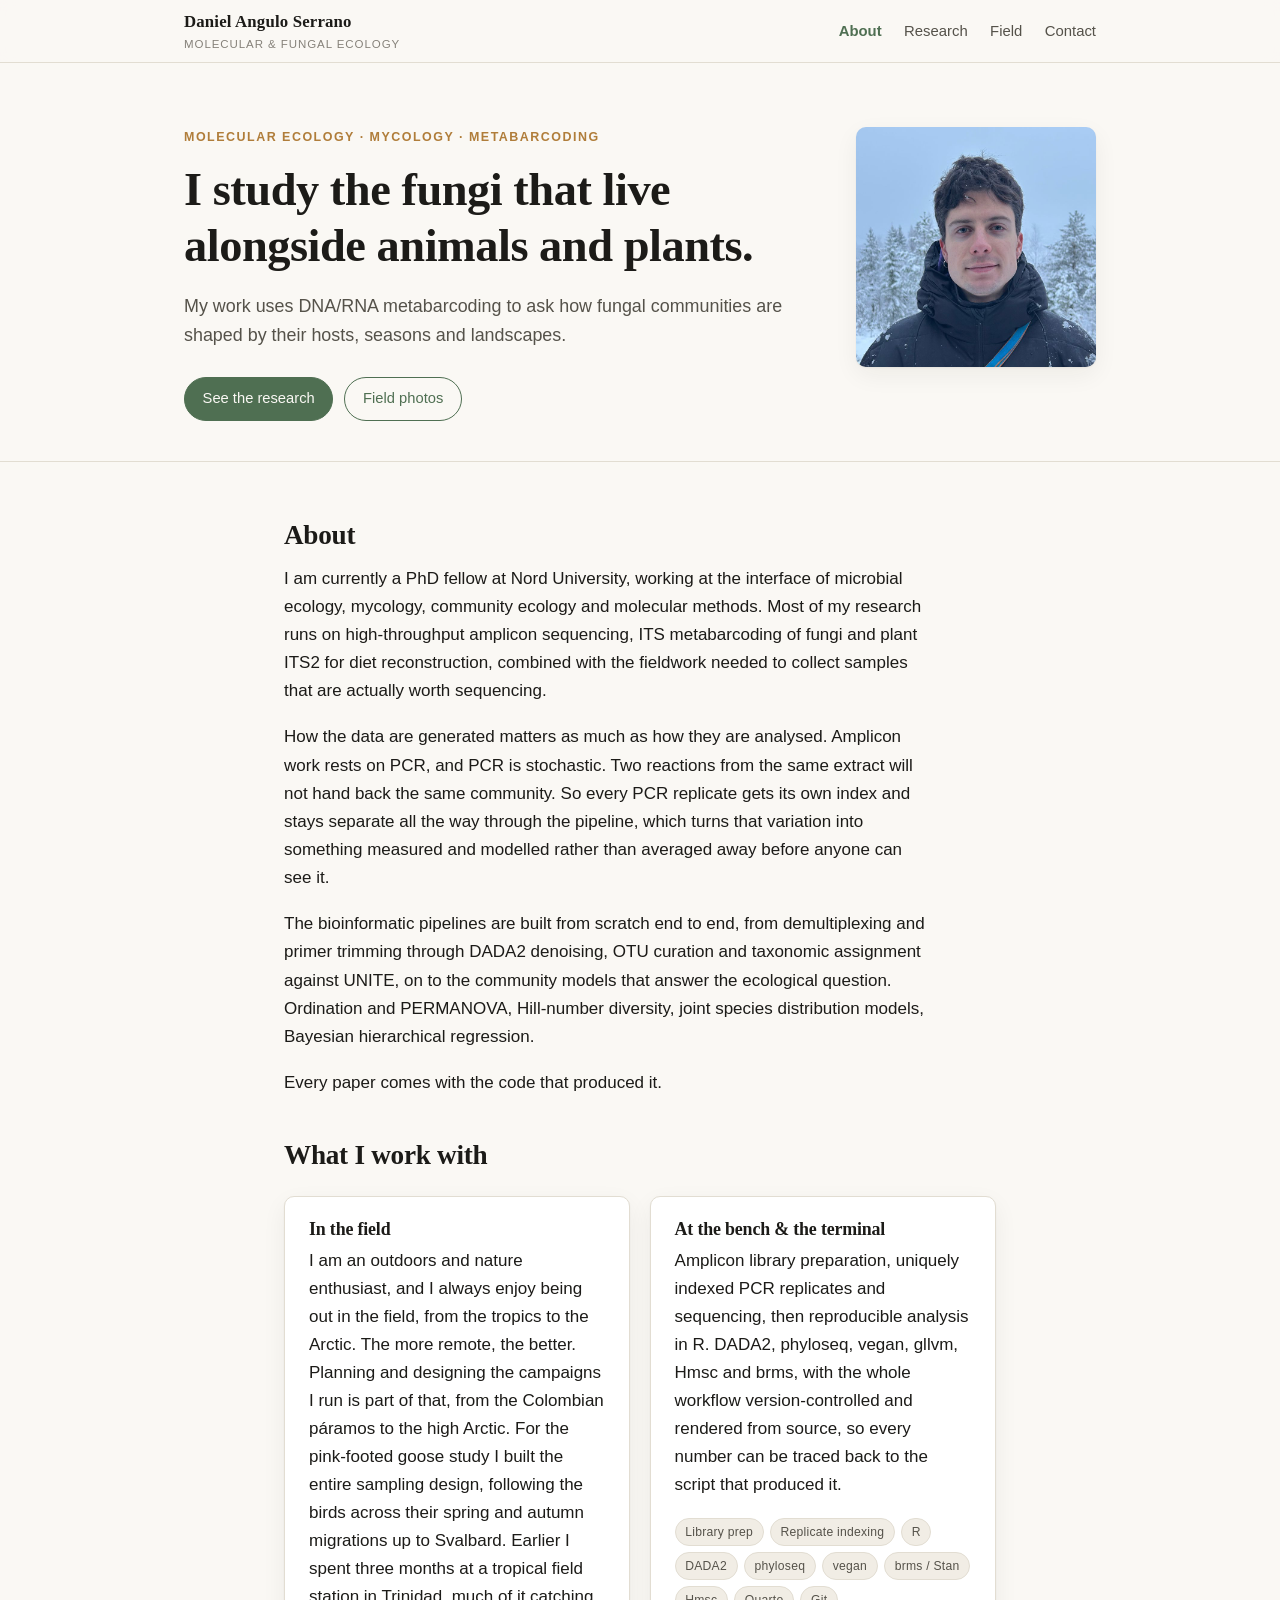
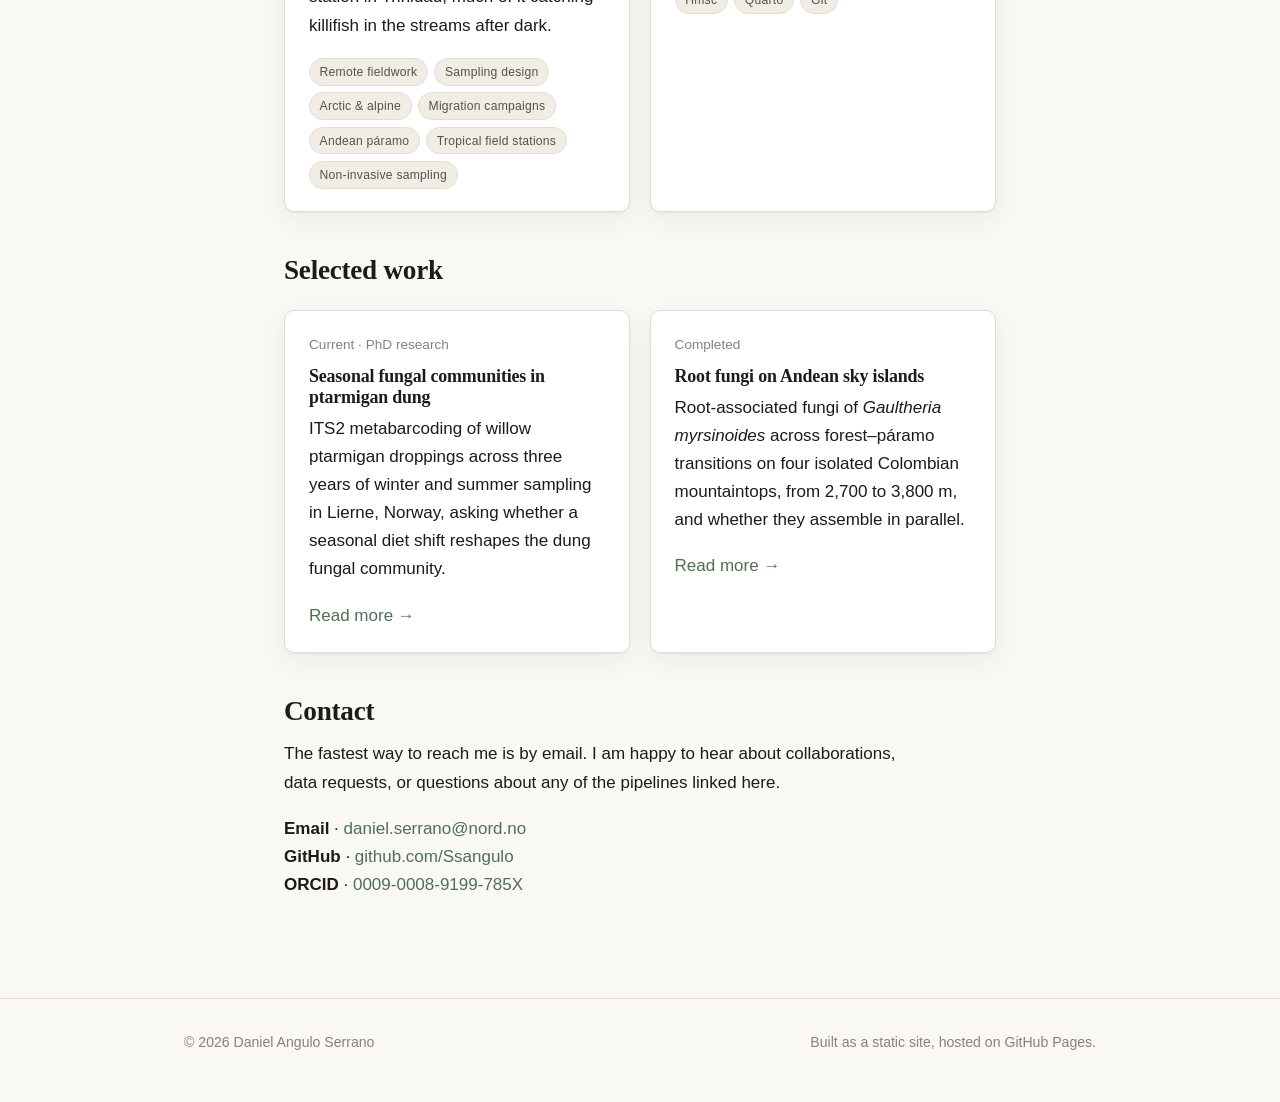
<file: index.html>
<!doctype html>
<html lang="en">
<head>
<meta charset="utf-8">
<meta name="viewport" content="width=device-width, initial-scale=1">
<title>Daniel Angulo Serrano</title>
<meta name="description" content="Daniel Angulo Serrano, molecular ecologist working on fungal communities, DNA metabarcoding and field-based ecology.">
<link rel="stylesheet" href="assets/style.css">
<link rel="icon" href="images/site/favicon.svg" type="image/svg+xml">
</head>
<body>
<a class="skip" href="#main">Skip to content</a>

<header class="site-header">
  <div class="wrap">
    <a class="brand" href="index.html">Daniel Angulo Serrano
      <span class="brand-sub">Molecular &amp; fungal ecology</span>
    </a>
    <nav class="site-nav">
      <a href="index.html" aria-current="page">About</a>
      <a href="research.html">Research</a>
      <a href="field.html">Field</a>
      <a href="#contact">Contact</a>
    </nav>
  </div>
</header>

<main id="main">

  <!-- ===================== HERO ===================== -->
  <section class="hero">
    <div class="wrap hero-grid">
      <div>
        <p class="kicker">Molecular ecology · Mycology · Metabarcoding</p>
        <h1>I study the fungi that live alongside animals and plants.</h1>
        <p class="lede">
          My work uses DNA/RNA metabarcoding to ask how fungal
          communities are shaped by their hosts, seasons and
          landscapes.
        </p>
        <div class="btn-row">
          <a class="btn solid" href="research.html">See the research</a>
          <a class="btn" href="field.html">Field photos</a>
        </div>
      </div>
      <!-- EDIT: to change this, run:
           python3 tools/prep_photo.py --square --max 800 NEW.jpg images/site/portrait.jpg -->
      <img class="portrait" src="images/site/portrait.jpg" width="800" height="800"
           alt="Daniel Angulo Serrano outdoors, snow-covered conifers behind">
    </div>
  </section>

  <!-- ===================== ABOUT ===================== -->
  <section class="section wrap narrow">
    <h2>About</h2>
    <p>
      I am currently a PhD fellow at Nord University, working at the interface of microbial
      ecology, mycology, community ecology and molecular methods. Most of my research runs on high-throughput
      amplicon sequencing, ITS metabarcoding of fungi and plant ITS2 for diet
      reconstruction, combined with the fieldwork needed to collect samples
      that are actually worth sequencing.
    </p>
    <p>
      How the data are generated matters as much as how they are analysed.
      Amplicon work rests on PCR, and PCR is stochastic. Two reactions from the
      same extract will not hand back the same community. So every PCR replicate
      gets its own index and stays separate all the way through the pipeline,
      which turns that variation into something measured and modelled rather
      than averaged away before anyone can see it.
    </p>
    <p>
      The bioinformatic pipelines are built from scratch end to end, from
      demultiplexing and primer trimming through DADA2 denoising, OTU curation and taxonomic
      assignment against UNITE, on to the community models that answer the
      ecological question. Ordination and PERMANOVA, Hill-number diversity,
      joint species distribution models, Bayesian hierarchical regression.
    </p>
    <p>
      Every paper comes with the code that produced it.
    </p>

    <h2>What I work with</h2>
    <div class="cards two">
      <div class="card">
        <h3>In the field</h3>
        <p>I am an outdoors and nature enthusiast, and I always enjoy being out
           in the field, from the tropics to the Arctic. The more remote, the
           better. Planning and designing the campaigns I run is part of that,
           from the Colombian páramos to the high Arctic. For the pink-footed
           goose study I built the entire sampling design, following the birds
           across their spring and autumn migrations up to Svalbard. Earlier I
           spent three months at a tropical field station in Trinidad, much of
           it catching killifish in the streams after dark.</p>
        <ul class="tags">
          <li>Remote fieldwork</li><li>Sampling design</li><li>Arctic &amp; alpine</li>
          <li>Migration campaigns</li><li>Andean páramo</li><li>Tropical field stations</li>
          <li>Non-invasive sampling</li>
        </ul>
      </div>
      <div class="card">
        <h3>At the bench &amp; the terminal</h3>
        <p>Amplicon library preparation, uniquely indexed PCR replicates and
           sequencing, then reproducible analysis in R. DADA2, phyloseq, vegan,
           gllvm, Hmsc and brms, with the whole workflow version-controlled and
           rendered from source, so every number can be traced back to the
           script that produced it.</p>
        <ul class="tags">
          <li>Library prep</li><li>Replicate indexing</li><li>R</li><li>DADA2</li><li>phyloseq</li>
          <li>vegan</li><li>brms / Stan</li><li>Hmsc</li><li>Quarto</li><li>Git</li>
        </ul>
      </div>
    </div>

    <!-- ===================== SELECTED WORK ===================== -->
    <h2>Selected work</h2>
    <div class="cards two">
      <div class="card">
        <p class="meta">Current · PhD research</p>
        <h3>Seasonal fungal communities in ptarmigan dung</h3>
        <p>ITS2 metabarcoding of willow ptarmigan droppings across three years
           of winter and summer sampling in Lierne, Norway, asking whether a
           seasonal diet shift reshapes the dung fungal community.</p>
        <p><a href="research.html#ptarmigan">Read more →</a></p>
      </div>
      <div class="card">
        <p class="meta">Completed</p>
        <h3>Root fungi on Andean sky islands</h3>
        <p>Root-associated fungi of <em>Gaultheria myrsinoides</em> across
           forest–páramo transitions on four isolated Colombian mountaintops,
           from 2,700 to 3,800 m, and whether they assemble in parallel.</p>
        <p><a href="research.html#roots">Read more →</a></p>
      </div>
    </div>

    <!-- ===================== CONTACT ===================== -->
    <h2 id="contact">Contact</h2>
    <p>
      The fastest way to reach me is by email. I am happy to hear about
      collaborations, data requests, or questions about any of the pipelines
      linked here.
    </p>
    <p>
      <!-- EDIT: contact + profile links -->
      <strong>Email</strong> · <a href="mailto:daniel.serrano@nord.no">daniel.serrano@nord.no</a><br>
      <strong>GitHub</strong> · <a href="https://github.com/Ssangulo">github.com/Ssangulo</a><br>
      <strong>ORCID</strong> · <a href="https://orcid.org/0009-0008-9199-785X">0009-0008-9199-785X</a>
      <!-- Google Scholar: commented out until there is a profile URL to point at.
           To restore, uncomment and put the profile link in the href.
      <br><strong>Google Scholar</strong> · <a href="URL_HERE">Scholar profile</a>
      -->
    </p>
  </section>

</main>

<footer class="site-footer">
  <div class="wrap">
    <span>© <span id="year">2026</span> Daniel Angulo Serrano</span>
    <span>Built as a static site, hosted on GitHub Pages.</span>
  </div>
</footer>

<script>document.getElementById('year').textContent = new Date().getFullYear();</script>
</body>
</html>
</file>
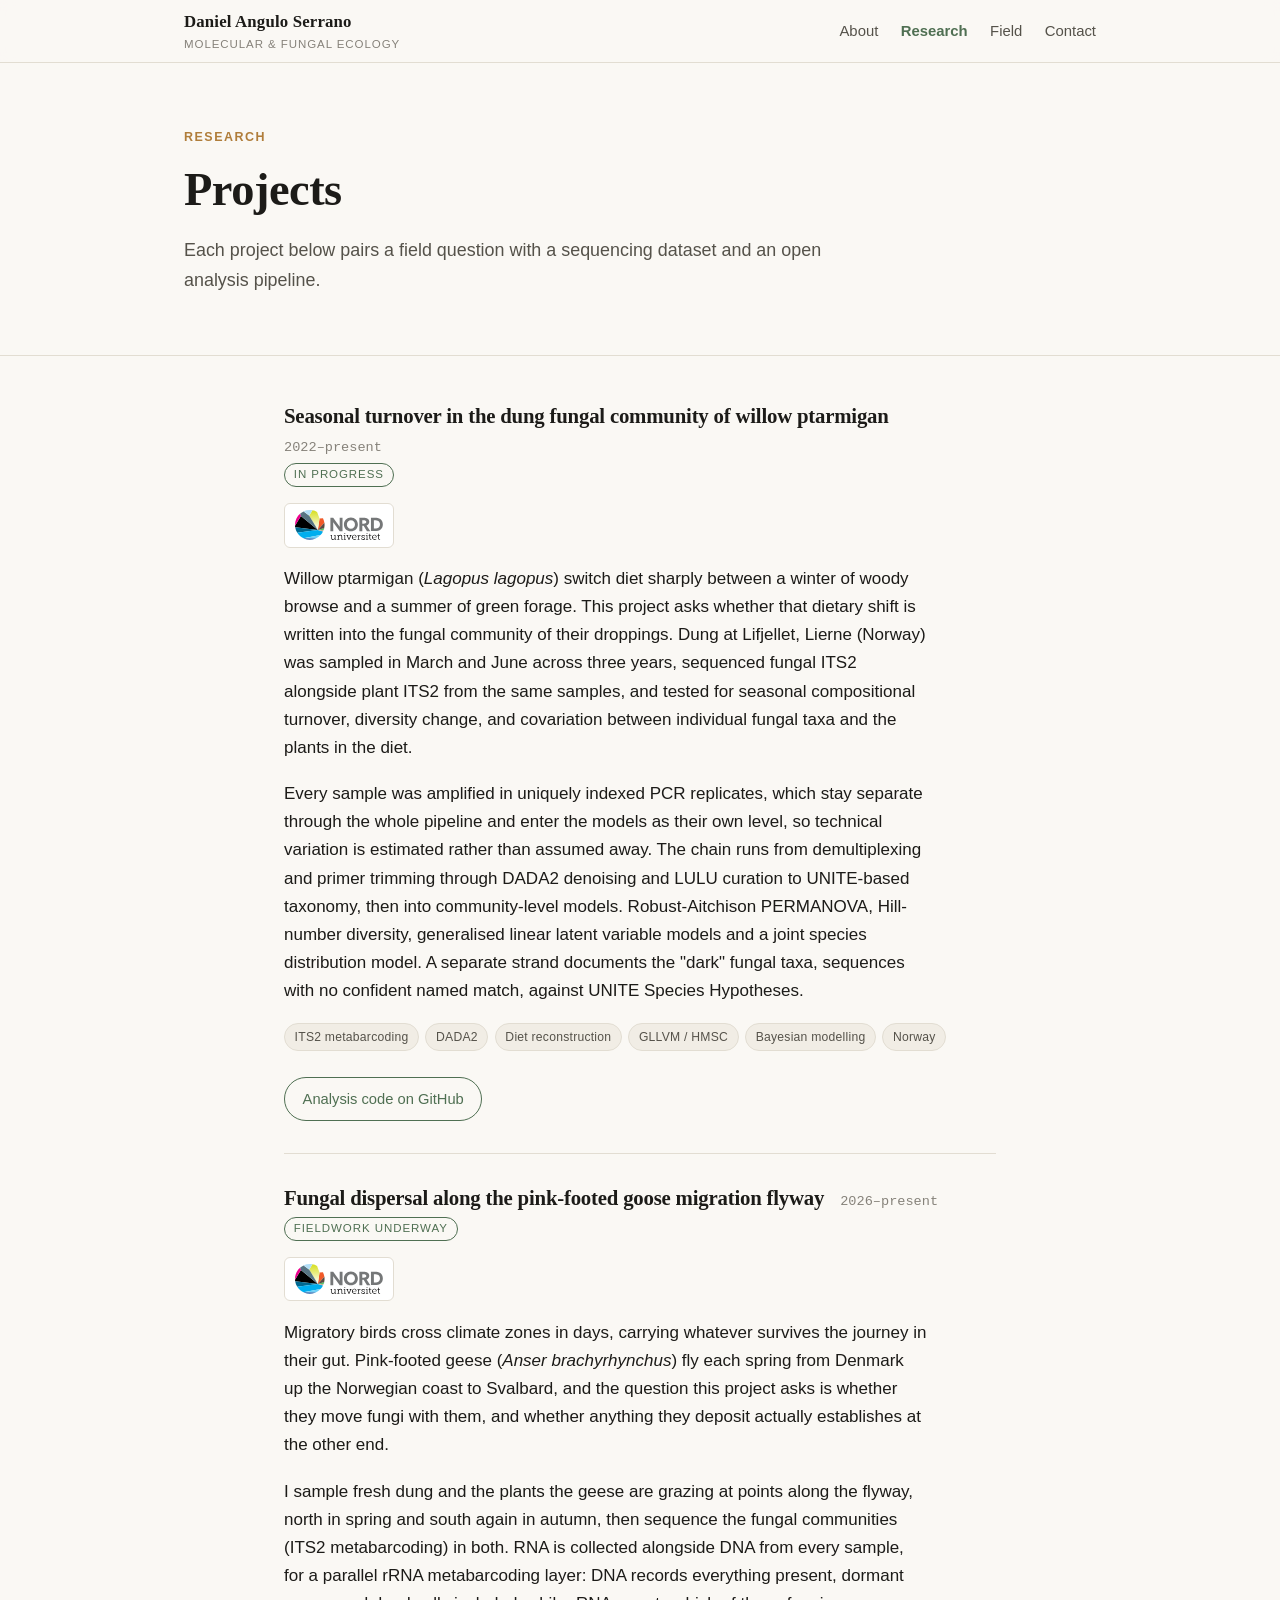
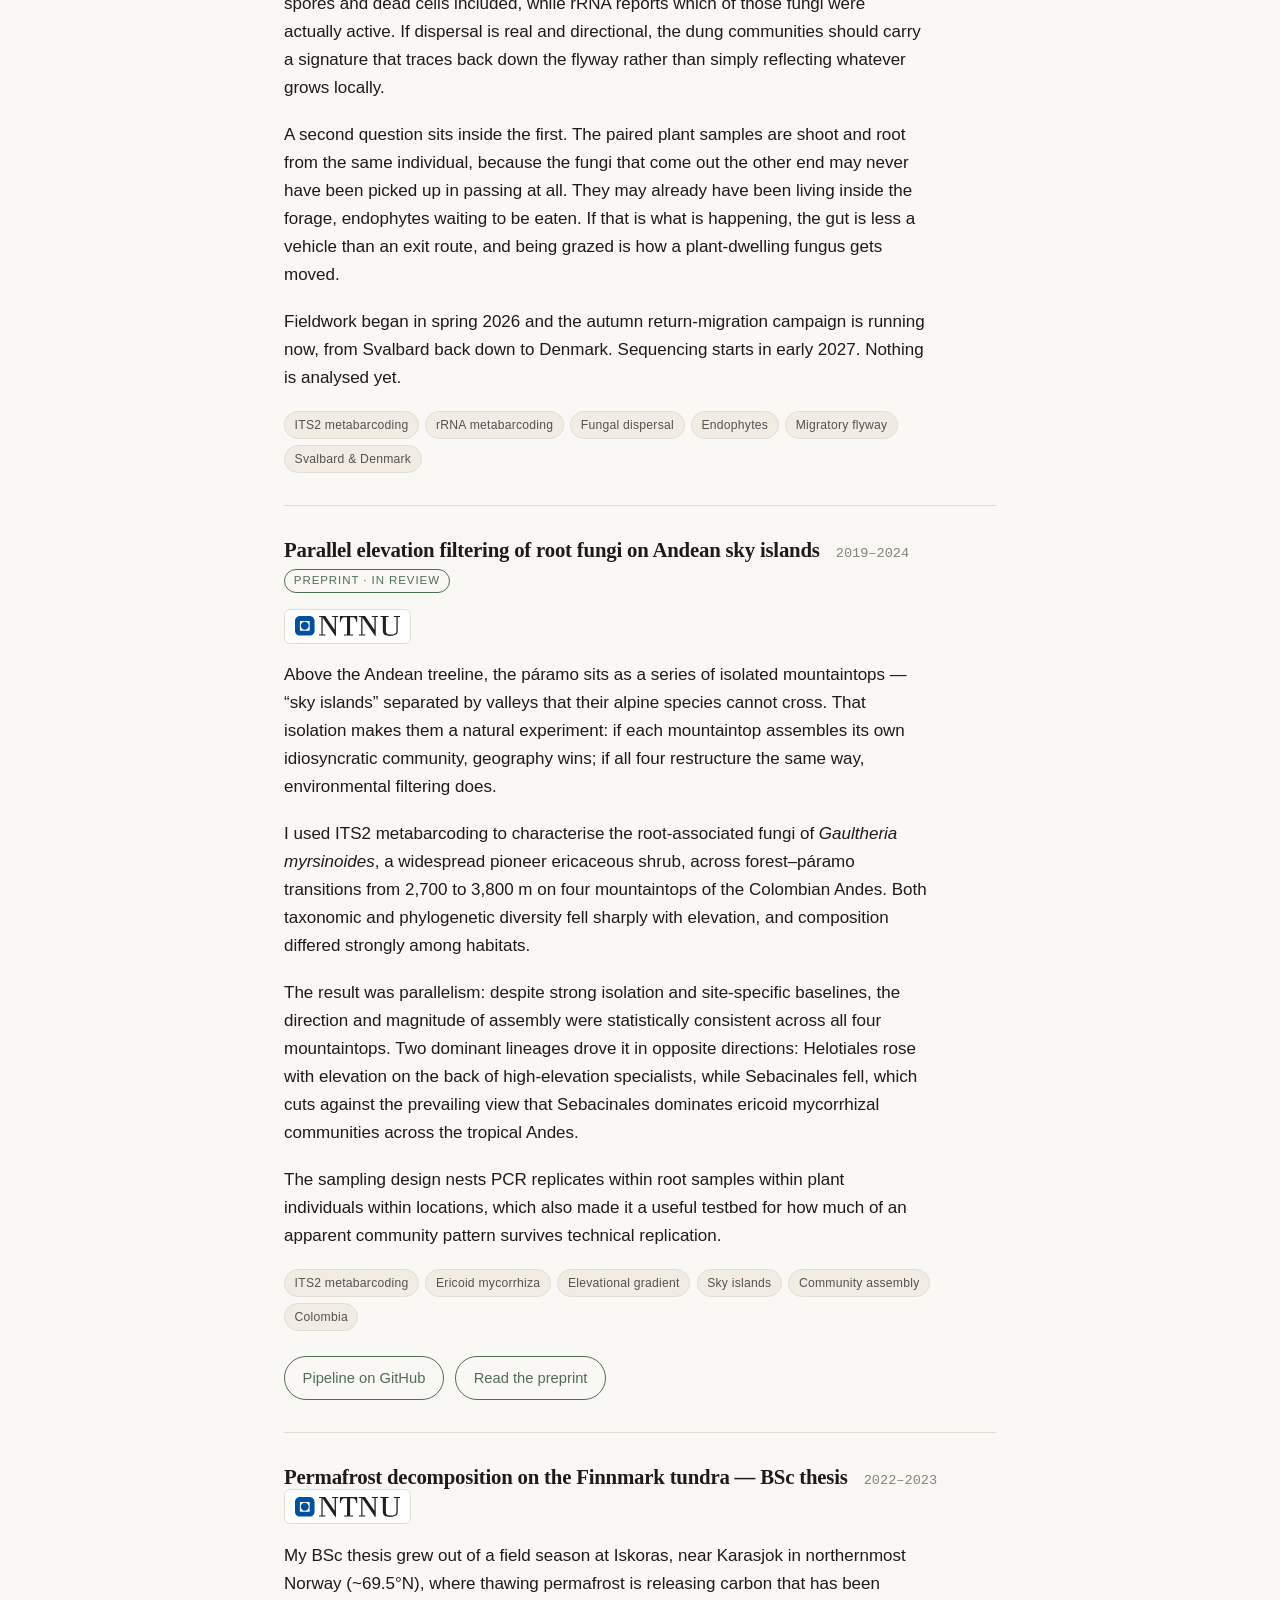
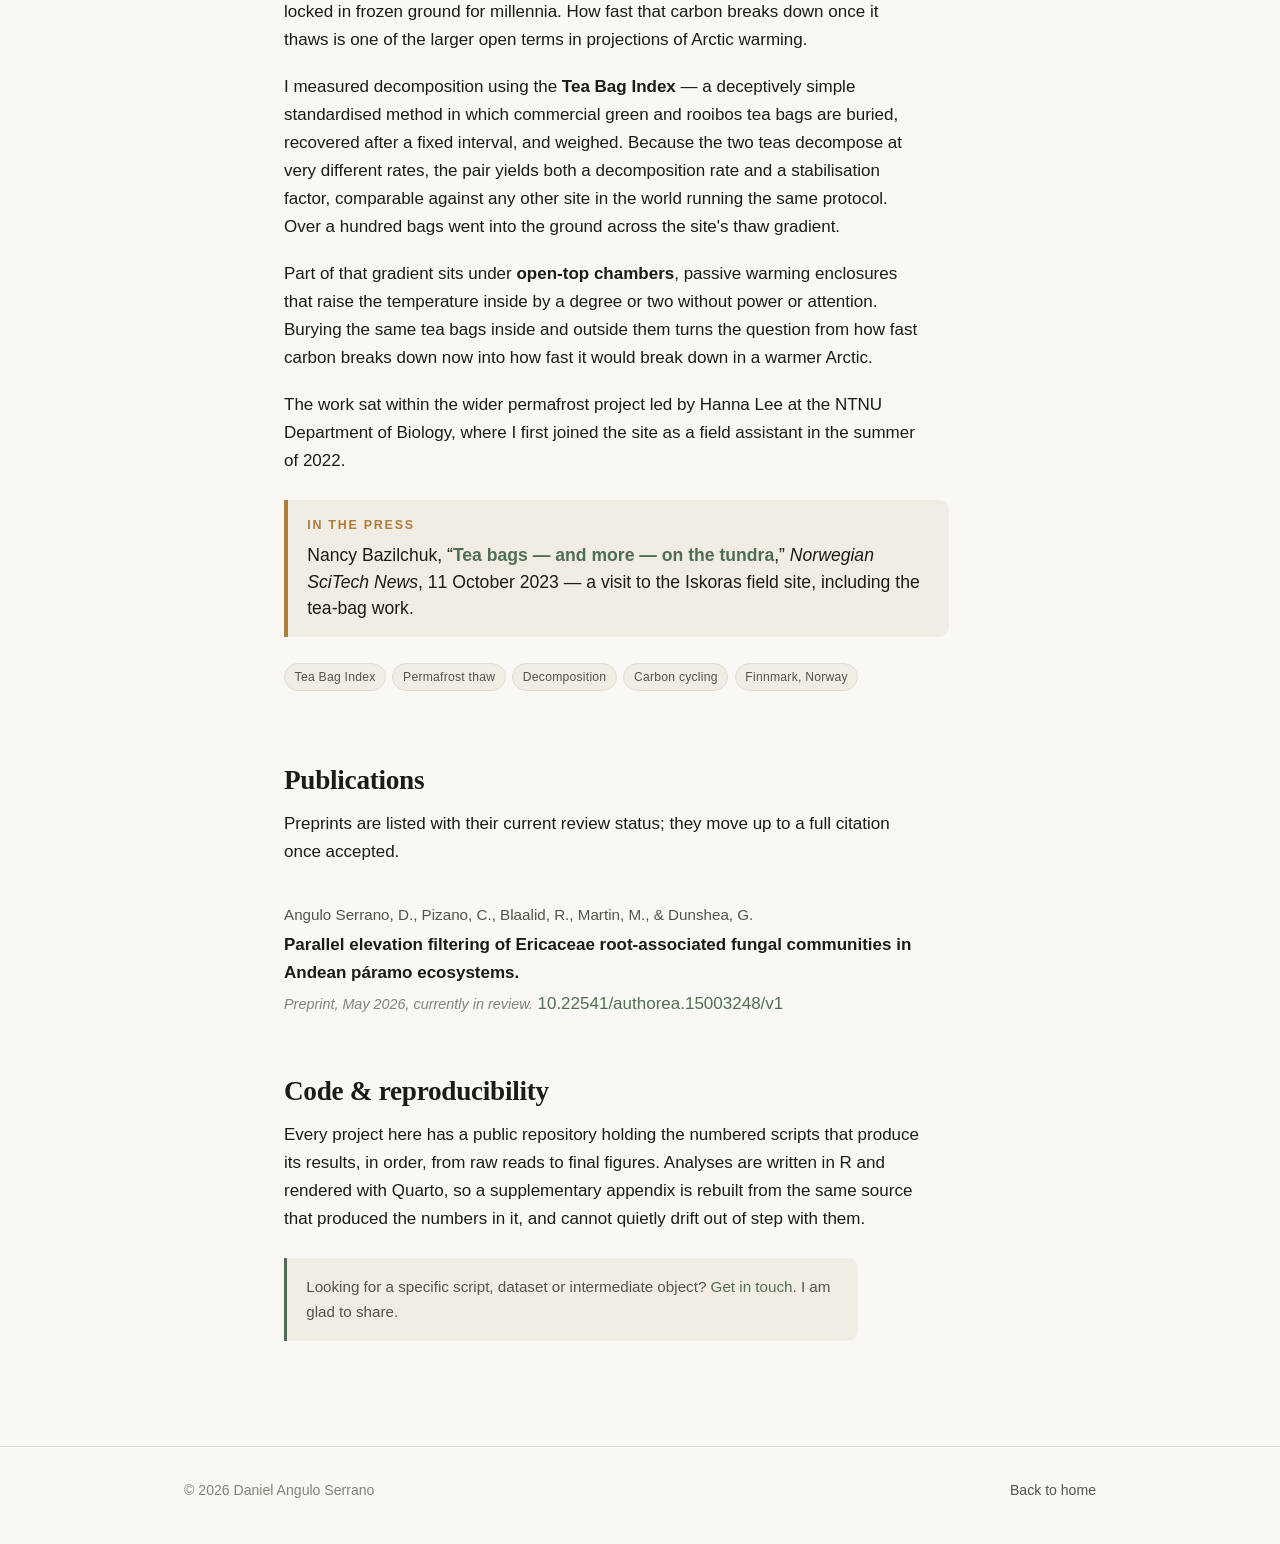
<file: research.html>
<!doctype html>
<html lang="en">
<head>
<meta charset="utf-8">
<meta name="viewport" content="width=device-width, initial-scale=1">
<title>Research — Daniel Angulo Serrano</title>
<meta name="description" content="Research projects, methods and publications. Fungal metabarcoding in alpine tundra, Andean elevational gradients, and permafrost decomposition in Arctic Norway.">
<link rel="stylesheet" href="assets/style.css">
<link rel="icon" href="images/site/favicon.svg" type="image/svg+xml">
</head>
<body>
<a class="skip" href="#main">Skip to content</a>

<header class="site-header">
  <div class="wrap">
    <a class="brand" href="index.html">Daniel Angulo Serrano
      <span class="brand-sub">Molecular &amp; fungal ecology</span>
    </a>
    <nav class="site-nav">
      <a href="index.html">About</a>
      <a href="research.html" aria-current="page">Research</a>
      <a href="field.html">Field</a>
      <a href="index.html#contact">Contact</a>
    </nav>
  </div>
</header>

<main id="main">
  <section class="hero">
    <div class="wrap">
      <p class="kicker">Research</p>
      <h1>Projects</h1>
      <p class="lede">Each project below pairs a field question with a
        sequencing dataset and an open analysis pipeline.</p>
    </div>
  </section>

  <section class="section wrap narrow">

    <!-- ============ PROJECT: PTARMIGAN ============ -->
    <article class="project" id="ptarmigan">
      <div class="project-head">
        <h3>Seasonal turnover in the dung fungal community of willow ptarmigan</h3>
        <span class="years">2022–present</span>
      </div>
      <p class="meta"><span class="status">In progress</span></p>
      <p class="affil"><span class="chip"><img class="stacked" src="images/site/nord-logo.svg" alt="Nord University" width="168" height="57"></span></p>
      <p>
        Willow ptarmigan (<em>Lagopus lagopus</em>) switch diet sharply between
        a winter of woody browse and a summer of green forage. This project
        asks whether that dietary shift is written into the fungal community
        of their droppings. Dung at Lifjellet, Lierne (Norway) was sampled in
        March and June across three years, sequenced fungal ITS2 alongside
        plant ITS2 from the same samples, and tested for seasonal compositional
        turnover, diversity change, and covariation between individual fungal
        taxa and the plants in the diet.
      </p>
      <p>
        Every sample was amplified in uniquely indexed PCR replicates, which
        stay separate through the whole pipeline and enter the models as their
        own level, so technical variation is estimated rather than assumed away.
        The chain runs from demultiplexing and primer trimming through DADA2
        denoising and LULU curation to UNITE-based taxonomy, then into
        community-level models. Robust-Aitchison PERMANOVA, Hill-number
        diversity, generalised linear latent variable models and a joint species
        distribution model. A separate strand documents the "dark" fungal taxa,
        sequences with no confident named match, against UNITE Species
        Hypotheses.
      </p>
      <ul class="tags">
        <li>ITS2 metabarcoding</li><li>DADA2</li><li>Diet reconstruction</li>
        <li>GLLVM / HMSC</li><li>Bayesian modelling</li><li>Norway</li>
      </ul>
      <div class="btn-row">
        <a class="btn" href="https://github.com/Ssangulo/Ptarmigan_fungi">Analysis code on GitHub</a>
      </div>
    </article>

    <!-- ============ PROJECT: GEESE ============ -->
    <article class="project" id="geese">
      <div class="project-head">
        <h3>Fungal dispersal along the pink-footed goose migration flyway</h3>
        <span class="years">2026–present</span>
      </div>
      <p class="meta"><span class="status">Fieldwork underway</span></p>
      <p class="affil"><span class="chip"><img class="stacked" src="images/site/nord-logo.svg" alt="Nord University" width="168" height="57"></span></p>
      <p>
        Migratory birds cross climate zones in days, carrying whatever survives
        the journey in their gut. Pink-footed geese (<em>Anser brachyrhynchus</em>)
        fly each spring from Denmark up the Norwegian coast to Svalbard, and the
        question this project asks is whether they move fungi with them, and
        whether anything they deposit actually establishes at the other end.
      </p>
      <p>
        I sample fresh dung and the plants the geese are grazing at points along
        the flyway, north in spring and south again in autumn, then sequence the
        fungal communities (ITS2 metabarcoding) in both. RNA is collected alongside
        DNA from every sample, for a parallel rRNA metabarcoding layer: DNA records
        everything present, dormant spores and dead cells included, while rRNA reports
        which of those fungi were actually active. If dispersal is real and directional,
        the dung communities should carry a signature that traces back down the flyway
        rather than simply reflecting whatever grows locally.
      </p>
      <p>
        A second question sits inside the first. The paired plant samples are
        shoot and root from the same individual, because the fungi that come out
        the other end may never have been picked up in passing at all. They may
        already have been living inside the forage, endophytes waiting to be
        eaten. If that is what is happening, the gut is less a vehicle than
        an exit route, and being grazed is how a plant-dwelling fungus gets moved.
      </p>
      <p>
        Fieldwork began in spring 2026 and the autumn return-migration campaign is
        running now, from Svalbard back down to Denmark. Sequencing starts in early
        2027. Nothing is analysed yet.
      </p>
      <ul class="tags">
        <li>ITS2 metabarcoding</li><li>rRNA metabarcoding</li><li>Fungal dispersal</li>
        <li>Endophytes</li><li>Migratory flyway</li><li>Svalbard &amp; Denmark</li>
      </ul>
    </article>

    <!-- ============ PROJECT: ROOT FUNGI ============ -->
    <article class="project" id="roots">
      <div class="project-head">
        <h3>Parallel elevation filtering of root fungi on Andean sky islands</h3>
        <span class="years">2019&ndash;2024</span>
      </div>
      <p class="meta"><span class="status">Preprint · in review</span></p>
      <p class="affil"><span class="chip"><img src="images/site/ntnu-logo.svg" alt="NTNU" width="106" height="20"></span></p>
      <p>
        Above the Andean treeline, the páramo sits as a series of isolated
        mountaintops &mdash; &ldquo;sky islands&rdquo; separated by valleys that
        their alpine species cannot cross. That isolation makes them a natural
        experiment: if each mountaintop assembles its own idiosyncratic
        community, geography wins; if all four restructure the same way,
        environmental filtering does.
      </p>
      <p>
        I used ITS2 metabarcoding to characterise the root-associated fungi of
        <em>Gaultheria myrsinoides</em>, a widespread pioneer ericaceous shrub,
        across forest&ndash;páramo transitions from 2,700 to 3,800 m on four
        mountaintops of the Colombian Andes. Both taxonomic and phylogenetic
        diversity fell sharply with elevation, and composition differed strongly
        among habitats.
      </p>
      <p>
        The result was parallelism: despite strong isolation and site-specific
        baselines, the direction and magnitude of assembly were statistically
        consistent across all four mountaintops. Two dominant lineages drove it
        in opposite directions: Helotiales rose with elevation on the back
        of high-elevation specialists, while Sebacinales fell, which cuts against
        the prevailing view that Sebacinales dominates ericoid mycorrhizal
        communities across the tropical Andes.
      </p>
      <p>
        The sampling design nests PCR replicates within root samples within plant
        individuals within locations, which also made it a useful testbed for how
        much of an apparent community pattern survives technical replication.
      </p>
      <ul class="tags">
        <li>ITS2 metabarcoding</li><li>Ericoid mycorrhiza</li><li>Elevational gradient</li>
        <li>Sky islands</li><li>Community assembly</li><li>Colombia</li>
      </ul>
      <div class="btn-row">
        <a class="btn" href="https://github.com/Ssangulo/Paramo_SkyIslands_RootFungi">Pipeline on GitHub</a>
        <a class="btn" href="https://doi.org/10.22541/authorea.15003248/v1">Read the preprint</a>
      </div>
    </article>

    <!-- ============ PROJECT: PERMAFROST / BSc ============ -->
    <article class="project" id="permafrost">
      <div class="project-head">
        <h3>Permafrost decomposition on the Finnmark tundra — BSc thesis</h3>
        <span class="years">2022&ndash;2023</span>
      </div>
      <p class="affil"><span class="chip"><img src="images/site/ntnu-logo.svg" alt="NTNU" width="106" height="20"></span></p>

      <p>
        My BSc thesis grew out of a field season at Iskoras, near Karasjok in
        northernmost Norway (~69.5&deg;N), where thawing permafrost is releasing
        carbon that has been locked in frozen ground for millennia. How fast that
        carbon breaks down once it thaws is one of the larger open terms in
        projections of Arctic warming.
      </p>
      <p>
        I measured decomposition using the <strong>Tea Bag Index</strong> &mdash; a
        deceptively simple standardised method in which commercial green and rooibos
        tea bags are buried, recovered after a fixed interval, and weighed. Because
        the two teas decompose at very different rates, the pair yields both a
        decomposition rate and a stabilisation factor, comparable against any other
        site in the world running the same protocol. Over a hundred bags went into
        the ground across the site's thaw gradient.
      </p>
      <p>
        Part of that gradient sits under <strong>open-top chambers</strong>, passive
        warming enclosures that raise the temperature inside by a degree or two
        without power or attention. Burying the same tea bags inside and outside them
        turns the question from how fast carbon breaks down now into how fast it would
        break down in a warmer Arctic.
      </p>
      <p>
        The work sat within the wider permafrost project led by Hanna Lee at the
        NTNU Department of Biology, where I first joined the site as a field
        assistant in the summer of 2022.
      </p>

      <p class="press">
        <span class="press-label">In the press</span>
        Nancy Bazilchuk, &ldquo;<a href="https://norwegianscitechnews.com/2023/10/tea-bags-and-more-on-the-tundra/">Tea bags &mdash; and more &mdash; on the tundra</a>,&rdquo;
        <em>Norwegian SciTech News</em>, 11 October 2023 &mdash; a visit to the
        Iskoras field site, including the tea-bag work.
      </p>

      <ul class="tags">
        <li>Tea Bag Index</li><li>Permafrost thaw</li><li>Decomposition</li>
        <li>Carbon cycling</li><li>Finnmark, Norway</li>
      </ul>
    </article>

    <!-- ============ ADD A PROJECT ============
         Copy one <article class="project"> block above, change the id,
         title, years, text and tags. That is all it takes.
    ============================================ -->

    <!-- ============ PUBLICATIONS ============ -->
    <h2>Publications</h2>
    <p>
      Preprints are listed with their current review status; they move up to a
      full citation once accepted.
    </p>
    <ul class="pubs">
      <li>
        <span class="authors">Angulo Serrano, D., Pizano, C., Blaalid, R., Martin, M., &amp; Dunshea, G.</span>
        <span class="title">Parallel elevation filtering of Ericaceae root-associated fungal
          communities in Andean páramo ecosystems.</span>
        <span class="venue">Preprint, May 2026, currently in review.</span>
        <a href="https://doi.org/10.22541/authorea.15003248/v1">10.22541/authorea.15003248/v1</a>
      </li>
      <!-- Add a published paper by copying this block:
      <li>
        <span class="authors">Author, A., &amp; Author, B.</span>
        <span class="title">Title of the paper.</span>
        <span class="venue">Journal name, year.</span>
        <a href="DOI_URL">DOI</a>
      </li>
      -->
    </ul>

    <!-- ============ METHODS / SOFTWARE ============ -->
    <h2>Code &amp; reproducibility</h2>
    <p>
      Every project here has a public repository holding the numbered scripts
      that produce its results, in order, from raw reads to final figures.
      Analyses are written in R and rendered with Quarto, so a supplementary
      appendix is rebuilt from the same source that produced the numbers in it,
      and cannot quietly drift out of step with them.
    </p>
    <div class="callout">
      <p>Looking for a specific script, dataset or intermediate object?
         <a href="index.html#contact">Get in touch</a>. I am glad to share.</p>
    </div>
  </section>
</main>

<footer class="site-footer">
  <div class="wrap">
    <span>© <span id="year">2026</span> Daniel Angulo Serrano</span>
    <span><a href="index.html">Back to home</a></span>
  </div>
</footer>

<script>document.getElementById('year').textContent = new Date().getFullYear();</script>
</body>
</html>
</file>
<file: assets/style.css>
/* ============================================================
   Daniel Angulo Serrano — personal site
   One stylesheet for the whole site. Colours live in :root
   below; change them there and every page follows.
   ============================================================ */

:root {
  --bg:        #faf8f4;
  --bg-soft:   #f1ede5;
  --card:      #ffffff;
  --ink:       #1c1b18;
  --ink-soft:  #55524a;
  --ink-faint: #86827a;
  --rule:      #e2ddd2;
  --accent:    #4f6f52;   /* moss */
  --accent-2:  #b07d3a;   /* ochre */
  --shadow:    0 1px 2px rgba(28,27,24,.05), 0 8px 24px rgba(28,27,24,.06);
  --radius:    10px;
  --measure:   68ch;
  --serif: "Iowan Old Style", "Palatino Linotype", Palatino, Georgia, "Times New Roman", serif;
  --sans: -apple-system, BlinkMacSystemFont, "Segoe UI", Roboto, "Helvetica Neue", Arial, sans-serif;
  --mono: ui-monospace, SFMono-Regular, Menlo, Consolas, monospace;
}

@media (prefers-color-scheme: dark) {
  :root {
    --bg:        #15171a;
    --bg-soft:   #1c1f23;
    --card:      #1e2126;
    --ink:       #eceae5;
    --ink-soft:  #b3aea4;
    --ink-faint: #857f75;
    --rule:      #2e3238;
    --accent:    #8fb894;
    --accent-2:  #d9a463;
    --shadow:    0 1px 2px rgba(0,0,0,.3), 0 8px 24px rgba(0,0,0,.35);
  }
}

*, *::before, *::after { box-sizing: border-box; }

html { scroll-behavior: smooth; }

body {
  margin: 0;
  background: var(--bg);
  color: var(--ink);
  font-family: var(--sans);
  font-size: 17px;
  line-height: 1.65;
  -webkit-font-smoothing: antialiased;
}

img { max-width: 100%; display: block; }

a { color: var(--accent); text-decoration: none; }
a:hover { text-decoration: underline; text-underline-offset: 3px; }

h1, h2, h3 { font-family: var(--serif); font-weight: 600; line-height: 1.2; letter-spacing: -0.01em; }
h1 { font-size: clamp(2rem, 5vw, 2.9rem); margin: 0 0 .4em; }
h2 { font-size: clamp(1.35rem, 3vw, 1.7rem); margin: 2.6rem 0 .8rem; }
h3 { font-size: 1.12rem; margin: 1.8rem 0 .4rem; }

p, ul, ol { max-width: var(--measure); }
p { margin: 0 0 1.1em; }

.wrap { max-width: 960px; margin: 0 auto; padding: 0 1.5rem; }
.narrow { max-width: 760px; }

/* ---------- header / nav ---------- */

.site-header {
  border-bottom: 1px solid var(--rule);
  background: color-mix(in srgb, var(--bg) 88%, transparent);
  backdrop-filter: saturate(150%) blur(8px);
  position: sticky; top: 0; z-index: 20;
}
.site-header .wrap {
  display: flex; align-items: center; justify-content: space-between;
  gap: 1rem; min-height: 62px; flex-wrap: wrap;
}
.brand {
  font-family: var(--serif); font-size: 1.05rem; font-weight: 600;
  color: var(--ink); letter-spacing: .01em; white-space: nowrap;
}
.brand:hover { text-decoration: none; color: var(--accent); }
.brand .brand-sub {
  display: block; font-family: var(--sans); font-size: .72rem;
  font-weight: 400; letter-spacing: .08em; text-transform: uppercase;
  color: var(--ink-faint);
}
.site-nav { display: flex; gap: 1.4rem; font-size: .93rem; }
.site-nav a { color: var(--ink-soft); }
.site-nav a:hover, .site-nav a[aria-current="page"] { color: var(--accent); text-decoration: none; }
.site-nav a[aria-current="page"] { font-weight: 600; }

/* ---------- hero ---------- */

.hero { padding: 4rem 0 2.5rem; border-bottom: 1px solid var(--rule); }
.hero-grid { display: grid; grid-template-columns: 1fr; gap: 2.2rem; align-items: start; }
@media (min-width: 760px) {
  .hero-grid { grid-template-columns: 1fr 240px; gap: 3rem; }
}
.portrait {
  /* height:auto is required: the img carries width/height attributes (good for
     layout stability), and without it that height wins over aspect-ratio. */
  width: 100%; height: auto; aspect-ratio: 1/1; object-fit: cover;
  border-radius: var(--radius); box-shadow: var(--shadow); background: var(--bg-soft);
}
.kicker {
  font-size: .78rem; letter-spacing: .12em; text-transform: uppercase;
  color: var(--accent-2); font-weight: 600; margin: 0 0 .9rem;
}
.lede { font-size: 1.12rem; color: var(--ink-soft); }

/* ---------- generic sections ---------- */

main { padding-bottom: 5rem; }
.section { padding-top: 1rem; }
.eyebrow {
  font-size: .74rem; letter-spacing: .14em; text-transform: uppercase;
  color: var(--ink-faint); font-weight: 600;
}

/* ---------- cards / project list ---------- */

.cards { display: grid; gap: 1.2rem; grid-template-columns: 1fr; margin: 1.5rem 0; }
@media (min-width: 720px) { .cards.two { grid-template-columns: 1fr 1fr; } }

.card {
  background: var(--card); border: 1px solid var(--rule);
  border-radius: var(--radius); padding: 1.4rem 1.5rem; box-shadow: var(--shadow);
}
.card h3 { margin-top: 0; }
.card p:last-child { margin-bottom: 0; }
.card .meta { font-size: .85rem; color: var(--ink-faint); margin-bottom: .6rem; }

.tags { display: flex; flex-wrap: wrap; gap: .4rem; padding: 0; margin: .9rem 0 0; list-style: none; max-width: none; }
.tags li {
  font-size: .76rem; letter-spacing: .02em; padding: .18rem .6rem;
  border: 1px solid var(--rule); border-radius: 999px; color: var(--ink-soft);
  background: var(--bg-soft);
}

/* ---------- project entries (research page) ---------- */

.project { border-top: 1px solid var(--rule); padding: 2rem 0; clear: both; overflow: hidden; }
.project:first-of-type { border-top: none; }
.project-head { display: flex; flex-wrap: wrap; gap: .5rem 1rem; align-items: baseline; }
.project-head h3 { margin: 0; font-size: 1.3rem; }
.project-head .years { font-size: .85rem; color: var(--ink-faint); font-family: var(--mono); }
.project .status {
  display: inline-block; font-size: .72rem; letter-spacing: .08em; text-transform: uppercase;
  color: var(--accent); border: 1px solid currentColor; border-radius: 999px; padding: .1rem .55rem;
}

/* ---------- publication list ---------- */

.pubs { list-style: none; padding: 0; max-width: var(--measure); }
.pubs li { padding: 1rem 0; border-top: 1px solid var(--rule); }
.pubs li:first-child { border-top: none; }
.pubs .authors { color: var(--ink-soft); font-size: .95rem; }
.pubs .title { display: block; font-weight: 600; margin: .15rem 0; }
.pubs .venue { font-size: .9rem; color: var(--ink-faint); font-style: italic; }

/* ---------- photo gallery ---------- */

.gallery-section { margin: 0 0 3rem; }
.gallery-section.separate {
  border-top: 1px solid var(--rule);
  margin-top: 4rem; padding-top: 2.5rem;
}
.group-title { margin: 0 0 .3rem; font-size: 1.3rem; }
.group-blurb { color: var(--ink-soft); font-size: .95rem; margin: 0 0 1.2rem; }

/* Multi-column masonry: photos keep their own shape, no cropping, and a
   mix of portrait and landscape shots still packs tidily. */
.gallery {
  columns: 1;
  column-gap: 14px;
  margin: 0;
}
@media (min-width: 700px)  { .gallery { columns: 2; } }
@media (min-width: 1050px) { .gallery { columns: 3; } }

.shot {
  margin: 0 0 14px; position: relative; overflow: hidden;
  break-inside: avoid; -webkit-column-break-inside: avoid;
  border-radius: var(--radius); background: var(--bg-soft);
  border: 1px solid var(--rule); cursor: zoom-in;
  display: block;
}
.shot img {
  width: 100%; height: auto; display: block;
  transition: transform .45s cubic-bezier(.2,.7,.3,1);
}
.shot:hover img { transform: scale(1.04); }
.shot figcaption {
  position: absolute; inset: auto 0 0 0; padding: 1.8rem .85rem .7rem;
  font-size: .85rem; color: #fff; line-height: 1.35;
  background: linear-gradient(to top, rgba(0,0,0,.78), rgba(0,0,0,0));
  opacity: 0; transition: opacity .25s;
}
.shot:hover figcaption, .shot:focus-within figcaption { opacity: 1; }
.shot figcaption .where { display: block; color: rgba(255,255,255,.75); font-size: .77rem; }

/* lightbox */
#lightbox {
  position: fixed; inset: 0; z-index: 50; display: none;
  background: rgba(12,12,12,.92); padding: 2rem;
  align-items: center; justify-content: center; flex-direction: column; gap: 1rem;
}
#lightbox.open { display: flex; }
#lightbox img { max-width: min(1100px, 92vw); max-height: 78vh; object-fit: contain; border-radius: 6px; }
#lightbox .lb-caption { color: #eee; font-size: .9rem; text-align: center; max-width: 60ch; }
#lightbox .lb-caption span { display: block; color: #999; font-size: .8rem; }
#lightbox .lb-caption .lb-note { color: #ccc; font-size: .85rem; margin: .45rem 0 .3rem; font-style: italic; }
#lightbox button {
  position: absolute; background: none; border: none; color: #fff;
  font-size: 2rem; cursor: pointer; padding: .4rem .9rem; line-height: 1; opacity: .7;
}
#lightbox button:hover { opacity: 1; }
.lb-close { top: 1rem; right: 1.2rem; }
.lb-prev { left: .5rem; top: 50%; transform: translateY(-50%); }
.lb-next { right: .5rem; top: 50%; transform: translateY(-50%); }

/* ---------- project figure & press line (research page) ---------- */

.project-figure { margin: 1.4rem 0; }
.project-figure img { border-radius: var(--radius); box-shadow: var(--shadow); }
.project-figure figcaption {
  font-size: .82rem; color: var(--ink-faint); margin-top: .5rem; line-height: 1.4;
}
@media (min-width: 720px) {
  .project-figure {
    float: right; width: 235px; margin: .2rem 0 1rem 1.8rem;
  }
}

/* Press coverage is a headline credential, so it is set larger than body copy
   rather than smaller, and sits on a tinted panel instead of a hairline rule. */
.press {
  font-size: 1.1rem; line-height: 1.5; color: var(--ink);
  border-left: 4px solid var(--accent-2);
  background: var(--bg-soft);
  border-radius: 0 var(--radius) var(--radius) 0;
  padding: 1rem 1.2rem; margin: 1.6rem 0; max-width: var(--measure);
}
.press .press-label {
  display: block; font-size: .78rem; letter-spacing: .14em;
  text-transform: uppercase; color: var(--accent-2); font-weight: 700; margin-bottom: .45rem;
}
.press a { font-weight: 600; }

/* ---------- affiliation mark ---------- */
/* Small institution logo shown under a project title. The logo sits on a white
   chip so it keeps its official colours in both the light and dark themes
   rather than being recoloured or inverted. */
.affil { display: flex; align-items: center; gap: .6rem; margin: -.2rem 0 1.1rem; }
.affil .chip {
  display: inline-flex; align-items: center;
  background: #fff; border: 1px solid var(--rule); border-radius: 6px;
  padding: .4rem .6rem;
}
.affil .chip img { height: 20px; width: auto; }
/* two-line lockups (wordmark stacked over a subtitle) need more height
   than a single-line mark before the smaller line becomes legible */
.affil .chip img.stacked { height: 30px; }

/* ---------- misc ---------- */

.callout {
  background: var(--bg-soft); border-left: 3px solid var(--accent);
  border-radius: 0 var(--radius) var(--radius) 0;
  padding: 1rem 1.2rem; margin: 1.6rem 0; max-width: var(--measure);
  font-size: .95rem; color: var(--ink-soft);
}
.callout p:last-child { margin-bottom: 0; }

.btn-row { display: flex; flex-wrap: wrap; gap: .7rem; margin: 1.6rem 0 0; }
.btn {
  display: inline-block; padding: .55rem 1.1rem; border-radius: 999px;
  border: 1px solid var(--accent); color: var(--accent);
  font-size: .92rem; font-weight: 500;
}
.btn:hover { background: var(--accent); color: var(--bg); text-decoration: none; }
.btn.solid { background: var(--accent); color: var(--bg); }
.btn.solid:hover { background: color-mix(in srgb, var(--accent) 82%, #000); }

.site-footer {
  border-top: 1px solid var(--rule); padding: 2rem 0 3rem;
  font-size: .88rem; color: var(--ink-faint);
}
.site-footer .wrap { display: flex; flex-wrap: wrap; gap: .6rem 1.4rem; justify-content: space-between; }
.site-footer a { color: var(--ink-soft); }

.skip {
  position: absolute; left: -9999px; top: 0; background: var(--accent); color: #fff;
  padding: .6rem 1rem; z-index: 100;
}
.skip:focus { left: .5rem; top: .5rem; }
</file>
